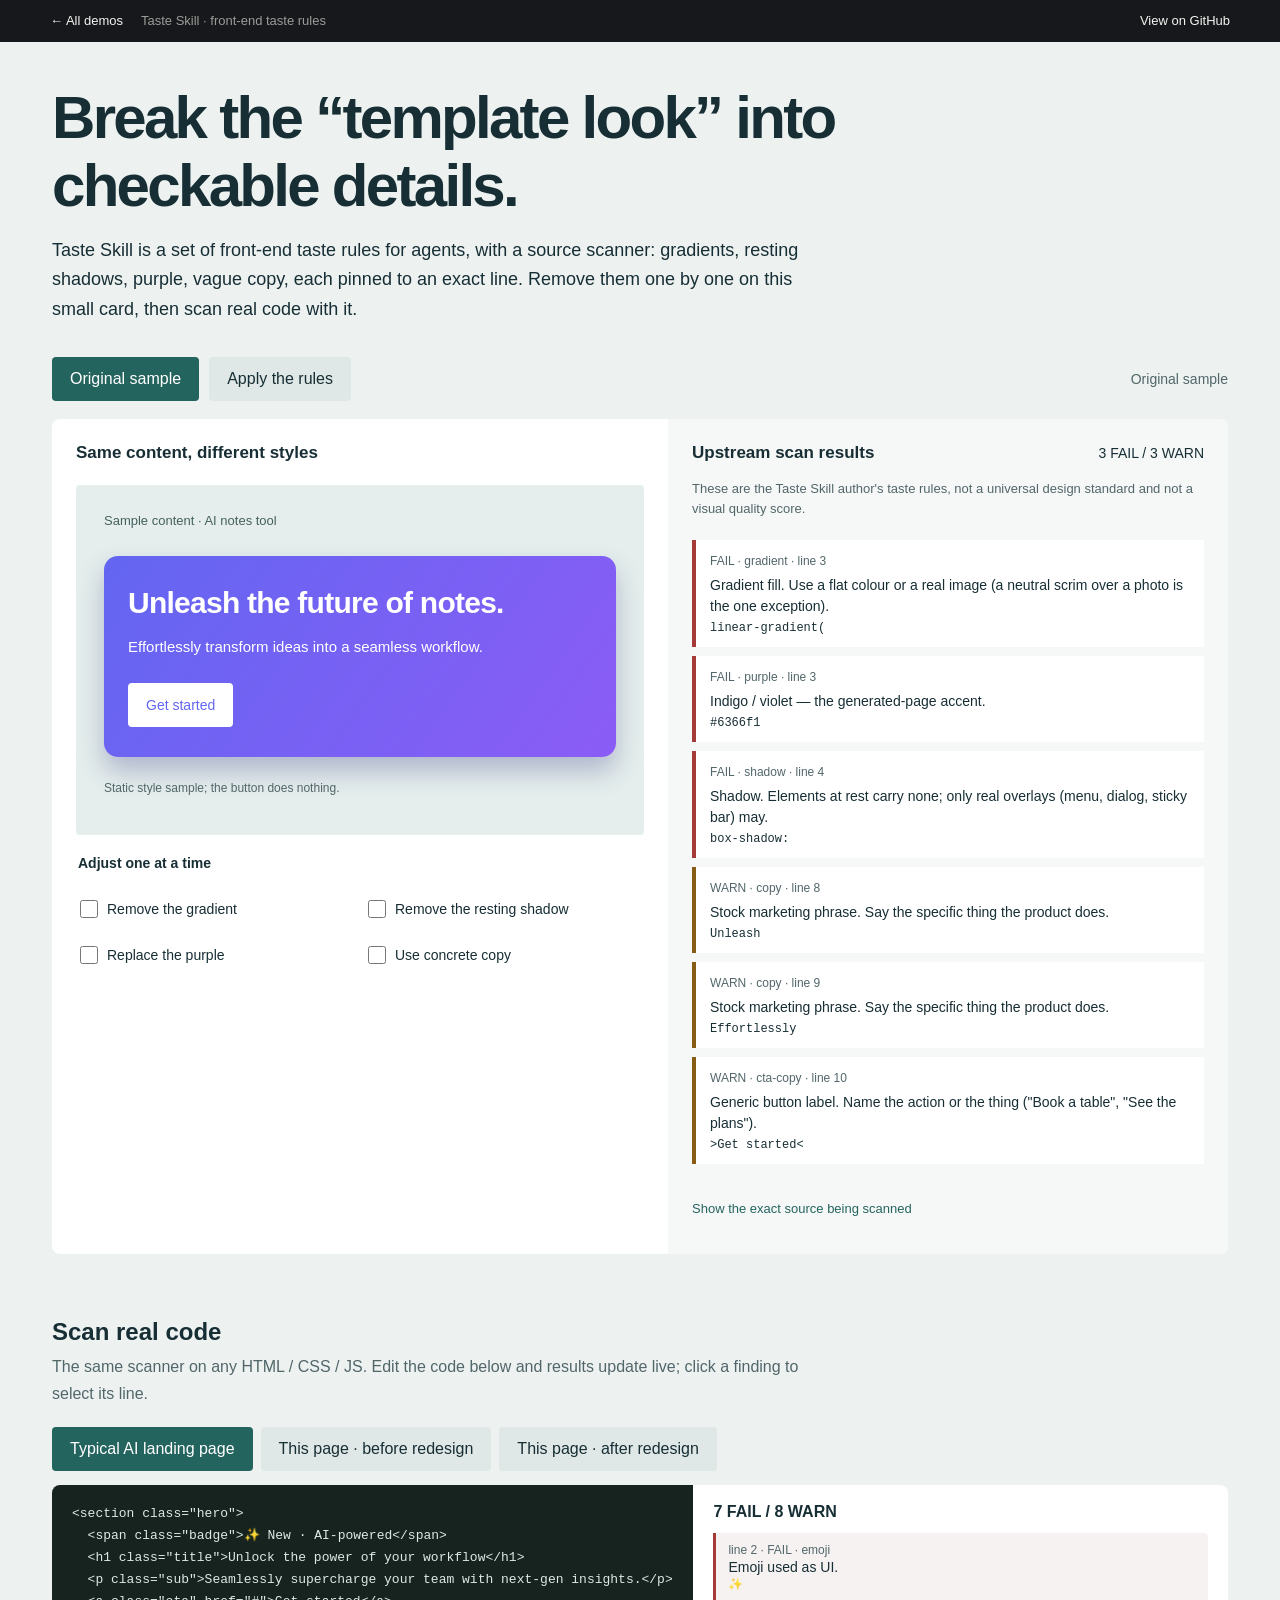
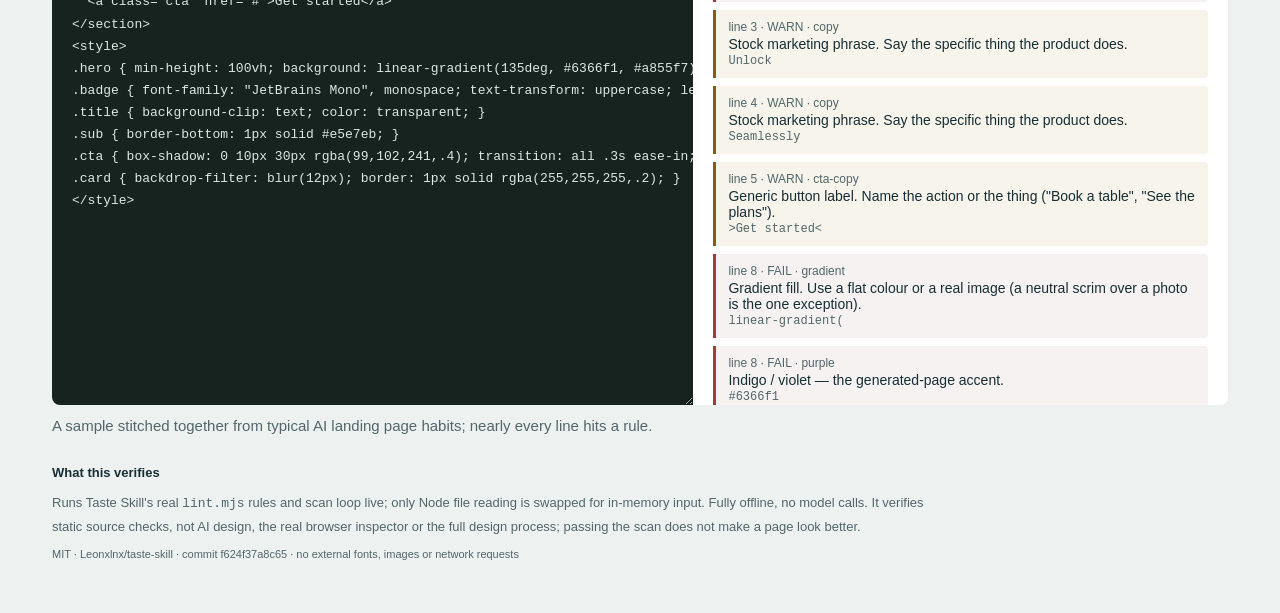
<file: demos/taste-skill/index.html>
<!doctype html>
<html lang="en">
<head><meta charset="utf-8"><meta name="viewport" content="width=device-width,initial-scale=1"><title>Taste Skill · Break the template look into checkable details</title><link rel="stylesheet" href="../radar-kit/bar.css"><link rel="stylesheet" href="style.css"></head>
<body>
<nav class="radar-bar" aria-label="RepoMuse"><a href="/?view=demos">← All demos</a><span class="radar-bar-name">Taste Skill · front-end taste rules</span><a class="radar-bar-repo" href="https://github.com/Leonxlnx/taste-skill">View on GitHub</a></nav>
<main>
  <header><h1>Break the “template look” into checkable details.</h1><p class="intro">Taste Skill is a set of front-end taste rules for agents, with a source scanner: gradients, resting shadows, purple, vague copy, each pinned to an exact line. Remove them one by one on this small card, then scan real code with it.</p></header>
  <div class="toolbar" role="group" aria-label="Sample styles"><button id="reset" class="active">Original sample</button><button id="fix">Apply the rules</button><span id="state" aria-live="polite">Original sample</span></div>
  <div class="experiment">
    <section class="preview-panel" aria-labelledby="preview-title"><h2 id="preview-title">Same content, different styles</h2><div class="preview" id="preview"><p class="example-label">Sample content · AI notes tool</p><div class="mock-card"><h3 id="sample-title">Unleash the future of notes.</h3><p id="sample-copy">Effortlessly transform ideas into a seamless workflow.</p><button id="sample-action" type="button" tabindex="-1">Get started</button></div><p class="preview-note">Static style sample; the button does nothing.</p></div><fieldset><legend>Adjust one at a time</legend><label><input type="checkbox" id="gradient"> Remove the gradient</label><label><input type="checkbox" id="shadow"> Remove the resting shadow</label><label><input type="checkbox" id="purple"> Replace the purple</label><label><input type="checkbox" id="copy"> Use concrete copy</label></fieldset></section>
    <section class="report-panel" aria-labelledby="report-title"><div class="report-heading"><h2 id="report-title">Upstream scan results</h2><p id="count" aria-live="polite"></p></div><p class="scope">These are the Taste Skill author's taste rules, not a universal design standard and not a visual quality score.</p><div id="findings" aria-live="polite"></div><details><summary>Show the exact source being scanned</summary><pre id="source"></pre></details></section>
  </div>

  <section class="editor-section" aria-labelledby="editor-title">
    <div class="editor-head"><h2 id="editor-title">Scan real code</h2><p>The same scanner on any HTML / CSS / JS. Edit the code below and results update live; click a finding to select its line.</p></div>
    <div class="preset-row" role="group" aria-label="Sample code"><button type="button" data-preset="landing" class="active">Typical AI landing page</button><button type="button" data-preset="before">This page · before redesign</button><button type="button" data-preset="after">This page · after redesign</button></div>
    <div class="editor">
      <label class="visually-hidden" for="code-input">Code to check</label>
      <textarea id="code-input" spellcheck="false" autocomplete="off"></textarea>
      <div class="editor-report"><p id="editor-count" class="editor-count" aria-live="polite"></p><ol id="editor-findings"></ol></div>
    </div>
    <p class="editor-note" id="editor-note"></p>
  </section>
  <footer><strong>What this verifies</strong><p>Runs Taste Skill's real <code>lint.mjs</code> rules and scan loop live; only Node file reading is swapped for in-memory input. Fully offline, no model calls. It verifies static source checks, not AI design, the real browser inspector or the full design process; passing the scan does not make a page look better.</p><p class="provenance">MIT · Leonxlnx/taste-skill · commit f624f37a8c65 · no external fonts, images or network requests</p></footer>
</main><script type="module" src="app.js"></script>
</body></html>
</file>
<file: demos/radar-kit/bar.css>
/* Shared RepoMuse chrome for every demo page. Scoped by class so demo styles stay untouched. */
.radar-bar{all:initial;box-sizing:border-box;display:flex;align-items:center;gap:18px;width:100%;min-height:42px;padding:8px max(16px,calc((100% - 1180px)/2));background:#17181b;color:#d9d9d4;font:500 13px/1.4 -apple-system,BlinkMacSystemFont,"PingFang SC","Microsoft YaHei",sans-serif;position:relative;z-index:50}
.radar-bar *{box-sizing:border-box}
.radar-bar a{all:unset;cursor:pointer;color:#f4f4f1;white-space:nowrap}
.radar-bar a:hover{text-decoration:underline;text-underline-offset:3px}
.radar-bar a:focus-visible{outline:2px solid #7fd1a5;outline-offset:3px}
.radar-bar .radar-bar-name{color:#9b9c97;overflow:hidden;text-overflow:ellipsis;white-space:nowrap;min-width:0}
.radar-bar .radar-bar-repo{margin-left:auto}
@media(max-width:520px){.radar-bar{gap:12px;font-size:12px}.radar-bar .radar-bar-name{display:none}}
@media print{.radar-bar{display:none}}
</file>
<file: demos/taste-skill/style.css>
:root{color-scheme:light;--ink:#172e35;--muted:#52666a;--ground:#edf2f1;--paper:#fff;--accent:#24645e;--warn:#875d15;--fail:#a53b38;font-family:-apple-system,BlinkMacSystemFont,"Segoe UI","PingFang SC",sans-serif}*{box-sizing:border-box}body{margin:0;background:var(--ground);color:var(--ink)}main{max-width:1240px;margin:auto;padding:42px 32px}header{display:grid;grid-template-columns:1fr 1fr;gap:8px 40px;margin-bottom:28px}.project{grid-column:1/-1;font-size:14px;color:var(--accent);margin:0 0 12px;font-weight:650}h1{font-size:clamp(34px,5vw,60px);line-height:1.13;letter-spacing:-.045em;margin:0;font-weight:650}.intro{font-size:19px;line-height:1.65;max-width:380px;align-self:end;margin:0}button{font:inherit;cursor:pointer;border:0;color:var(--ink);background:#dfe8e6;min-height:44px;padding:10px 18px;border-radius:4px}button:hover{background:#cadbd6}button.active{background:var(--accent);color:white}button:focus-visible,input:focus-visible,summary:focus-visible{outline:3px solid #df9b21;outline-offset:4px}.toolbar{display:flex;align-items:center;gap:10px;margin:32px 0 18px;flex-wrap:wrap}.toolbar span{margin-left:auto;font-size:14px;color:var(--muted)}.experiment{display:grid;grid-template-columns:1.1fr 1fr;background:var(--paper);border-radius:8px;overflow:hidden}.preview-panel,.report-panel{padding:24px}h2{font-size:17px;margin:0 0 22px}.preview{padding:28px;background:#e5eeec;min-height:350px;border-radius:4px}.example-label{font-size:13px;color:#45615e;margin:0 0 28px}.mock-card{padding:30px 24px;border-radius:14px;background:linear-gradient(125deg,#6366f1,#8b5cf6);color:white;box-shadow:0 14px 26px #3d3c8950}.mock-card h3{font-size:30px;line-height:1.12;letter-spacing:-.025em;margin:0 0 16px}.mock-card p{font-size:15px;line-height:1.55;margin:0 0 24px}.mock-card button{background:white;color:#3c3279;font-size:14px;min-height:44px;padding:10px 18px;cursor:default}.preview-note{font-size:12px;color:var(--muted);margin:22px 0 0;line-height:1.5}.report-panel{background:#f6f8f7}.report-heading{display:flex;gap:12px;align-items:baseline;justify-content:space-between}.report-heading h2{margin:0}.report-heading p{font-size:14px;margin:0}.scope{font-size:13px;line-height:1.6;color:var(--muted);margin:16px 0 20px}.finding{margin:0 0 9px;padding:12px 14px;background:white;border-left:4px solid var(--fail)}.finding.warn{border-color:var(--warn)}.finding p{margin:0;line-height:1.5;font-size:14px}.finding .meta{color:var(--muted);font-size:12px;margin-bottom:5px}.finding code{font-size:12px;word-break:break-all;color:var(--ink)}.pass{background:#dcece5;padding:24px 18px;line-height:1.6}.pass strong{display:block;margin-bottom:8px}fieldset{border:0;padding:20px 0 0;margin:0;display:grid;grid-template-columns:1fr 1fr;gap:10px 8px}legend{padding-top:20px;font-size:14px;font-weight:650}label{display:flex;align-items:center;font-size:14px;gap:6px;min-height:36px;cursor:pointer}input{accent-color:var(--accent);width:18px;height:18px}details{margin-top:22px}summary{cursor:pointer;min-height:44px;display:flex;align-items:center;font-size:13px;color:var(--accent)}pre{white-space:pre-wrap;word-break:break-word;font-size:12px;line-height:1.7;background:#e9efed;padding:14px;border-radius:4px;max-height:330px;overflow:auto}footer{max-width:900px;margin:28px 0 0;font-size:13px;color:var(--muted);line-height:1.75}footer strong{color:var(--ink)}footer p{margin:7px 0}.provenance{font-size:11px;word-break:break-word}@media(max-width:760px){main{padding:26px 16px}header{display:block}h1{font-size:38px}.intro{font-size:16px;margin:20px 0 0}.project{margin-bottom:14px}.experiment{grid-template-columns:1fr}.preview-panel,.report-panel{padding:18px}.preview{padding:22px 18px;min-height:0}.mock-card{padding:28px 20px}.mock-card h3{font-size:29px}.toolbar span{margin-left:0;width:100%}.report-heading{flex-wrap:wrap}.toolbar{margin-top:24px}fieldset{gap:6px}label{font-size:13px}footer{font-size:12px}}@media(prefers-reduced-motion:reduce){*{scroll-behavior:auto}}

.visually-hidden{position:absolute;width:1px;height:1px;overflow:hidden;clip:rect(0 0 0 0);white-space:nowrap}
header{display:block;max-width:820px}header h1{margin-bottom:16px}header .intro{max-width:760px;font-size:18px}
.editor-section{margin-top:64px}
.editor-head h2{font-size:24px;margin:0 0 8px}.editor-head p{margin:0;color:var(--muted);max-width:760px;font-size:16px;line-height:1.65}
.preset-row{display:flex;flex-wrap:wrap;gap:8px;margin:20px 0 14px}
.editor{display:grid;grid-template-columns:minmax(0,1.2fr) minmax(0,1fr);background:var(--paper);border-radius:8px;overflow:hidden}
.editor textarea{display:block;width:100%;min-height:440px;height:100%;resize:vertical;border:0;padding:18px 20px;background:#16231f;color:#dce9e5;font:13px/1.7 ui-monospace,SFMono-Regular,Menlo,monospace;white-space:pre;overflow:auto}
.editor textarea::selection{background:#df9b21;color:#16231f}
.editor-report{padding:18px 20px;max-height:520px;overflow:auto}
.editor-count{margin:0 0 12px;font-weight:650}
.editor-report ol{list-style:none;margin:0;padding:0;display:grid;gap:8px}
.hit{display:grid;gap:2px;width:100%;min-height:0;text-align:left;padding:10px 12px;background:#f6f2f1;border-left:3px solid var(--fail);border-radius:0 4px 4px 0;font-size:14px}
.hit.warn{border-left-color:var(--warn);background:#f7f4ec}
.hit:hover{background:#eee6e4}
.hit .meta{font-size:12px;color:var(--muted)}
.hit code{font:12px ui-monospace,Menlo,monospace;color:var(--muted);overflow-wrap:anywhere}
.editor-note{margin:12px 0 0;color:var(--muted);font-size:15px}
@media(max-width:820px){.editor{grid-template-columns:minmax(0,1fr)}.editor textarea{min-height:300px}}
</file>
